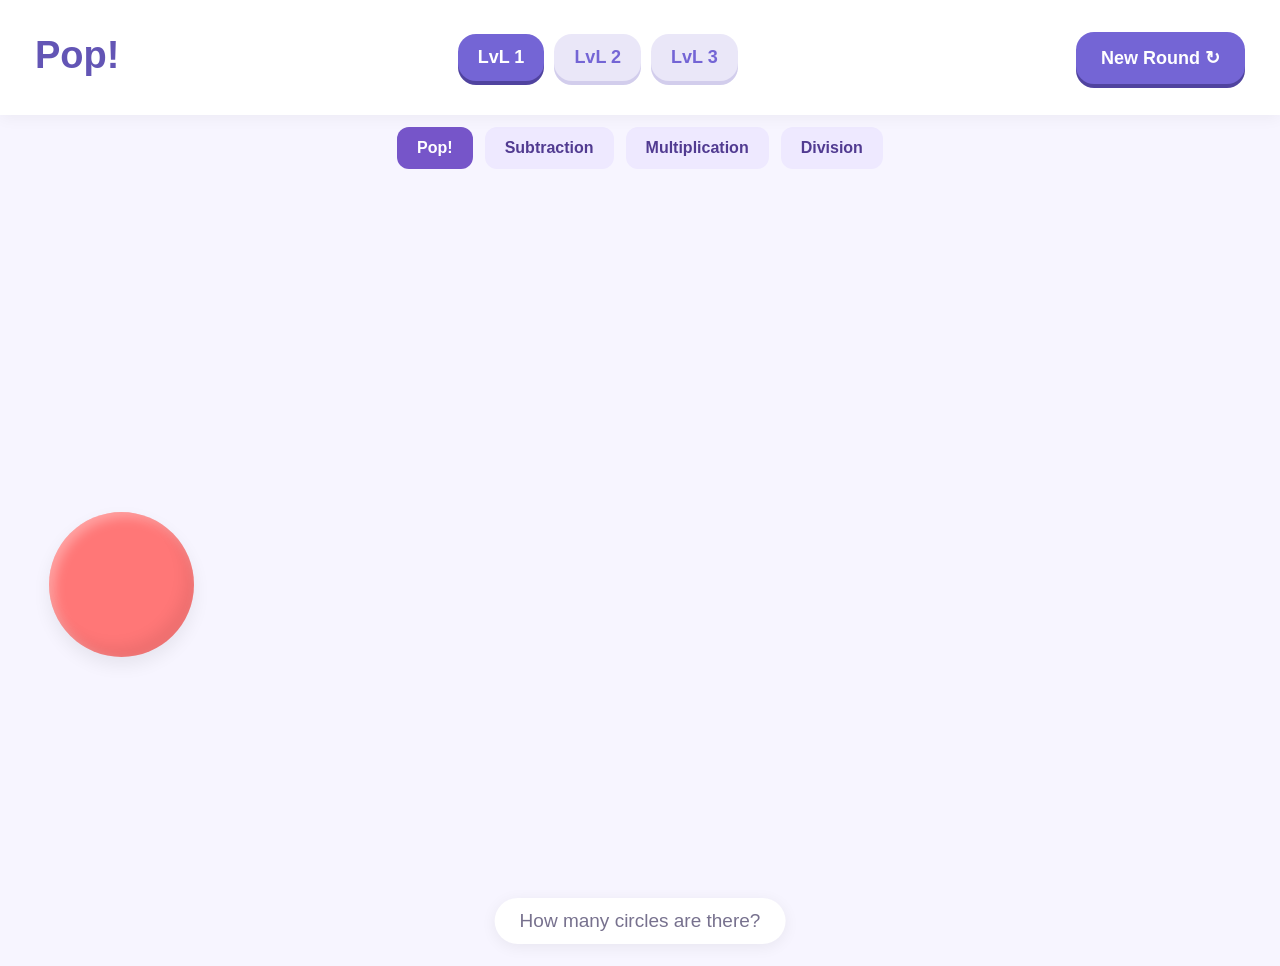
<file: index.html>
<!DOCTYPE html>
<html lang="en">
<head>
<meta charset="UTF-8">
<meta name="viewport"
      content="width=device-width, initial-scale=1, maximum-scale=1, user-scalable=no">

<title>Pop!</title>

<link href="style.css" rel="stylesheet"/>
</head>

<body>

<header>
    <div>
        <h1>Pop!</h1>
        <div id="instructions">
        </div>
    </div>

    <div class="level-selector">
        <button class="level-btn active" onclick="setLevel(2, this)">
            LvL 1
        </button>
        <button class="level-btn" onclick="setLevel(4, this)">
            LvL 2
        </button>
        <button class="level-btn" onclick="setLevel(8, this)">
            LvL 3
        </button>
    </div>

    <button onclick="newRound()">New Round ↻</button>
</header>
      
<nav class="page-nav">
    <a href="index.html" class="nav-link active">Pop!</a>
    <a href="subtraction.html" class="nav-link">Subtraction</a>
    <a href="multiplication.html" class="nav-link">Multiplication</a>
    <a href="division.html" class="nav-link">Division</a>
</nav>
      
<main id="game">
    <div id="counter">Get ready!</div> <div id="hold-wheel"><div id="wheel-inner"></div></div>
</main>

<div id="success">
    <h2>AMAZING! 🎉</h2>
    <p>You matched all the circles!</p>
</div>

<script src="app.js"></script>

</body>
</html>
</file>
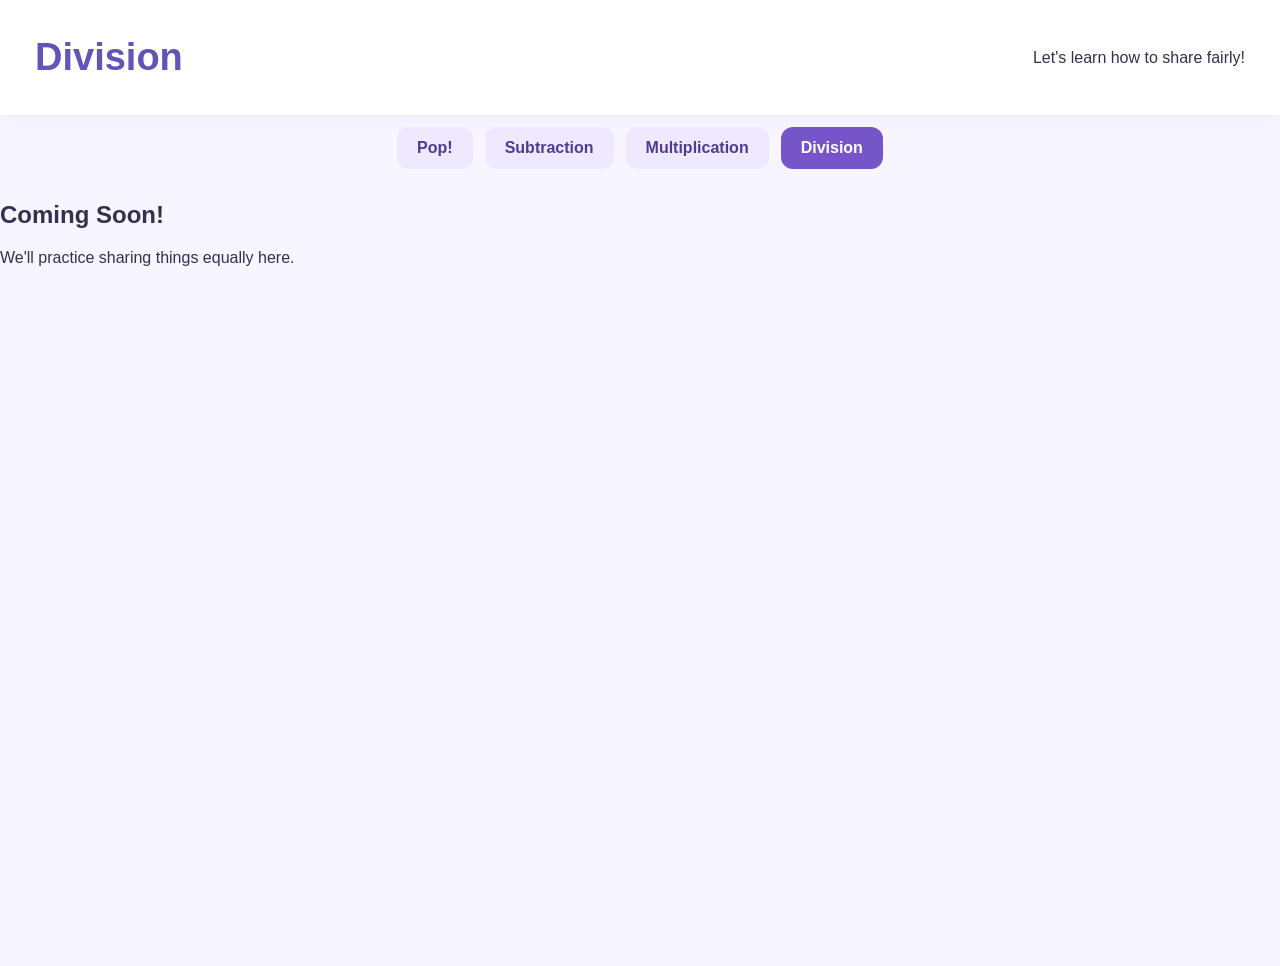
<file: division.html>
<!DOCTYPE html>
<html lang="en">
<head>
    <meta charset="UTF-8">
    <meta name="viewport" content="width=device-width, initial-scale=1.0">
    <title>Division | Finger Match!</title>
    <link rel="stylesheet" href="style.css">
</head>
<body>
    <header>
        <h1>Division</h1>
        <p>Let's learn how to share fairly!</p>
    </header>

    <nav class="page-nav">
        <a href="index.html" class="nav-link">Pop!</a>
        <a href="subtraction.html" class="nav-link">Subtraction</a>
        <a href="multiplication.html" class="nav-link">Multiplication</a>
        <a href="division.html" class="nav-link active">Division</a>
    </nav>

    <main id="game">
        <h2>Coming Soon!</h2>
        <p>We'll practice sharing things equally here.</p>
    </main>
</body>
</html>
</file>
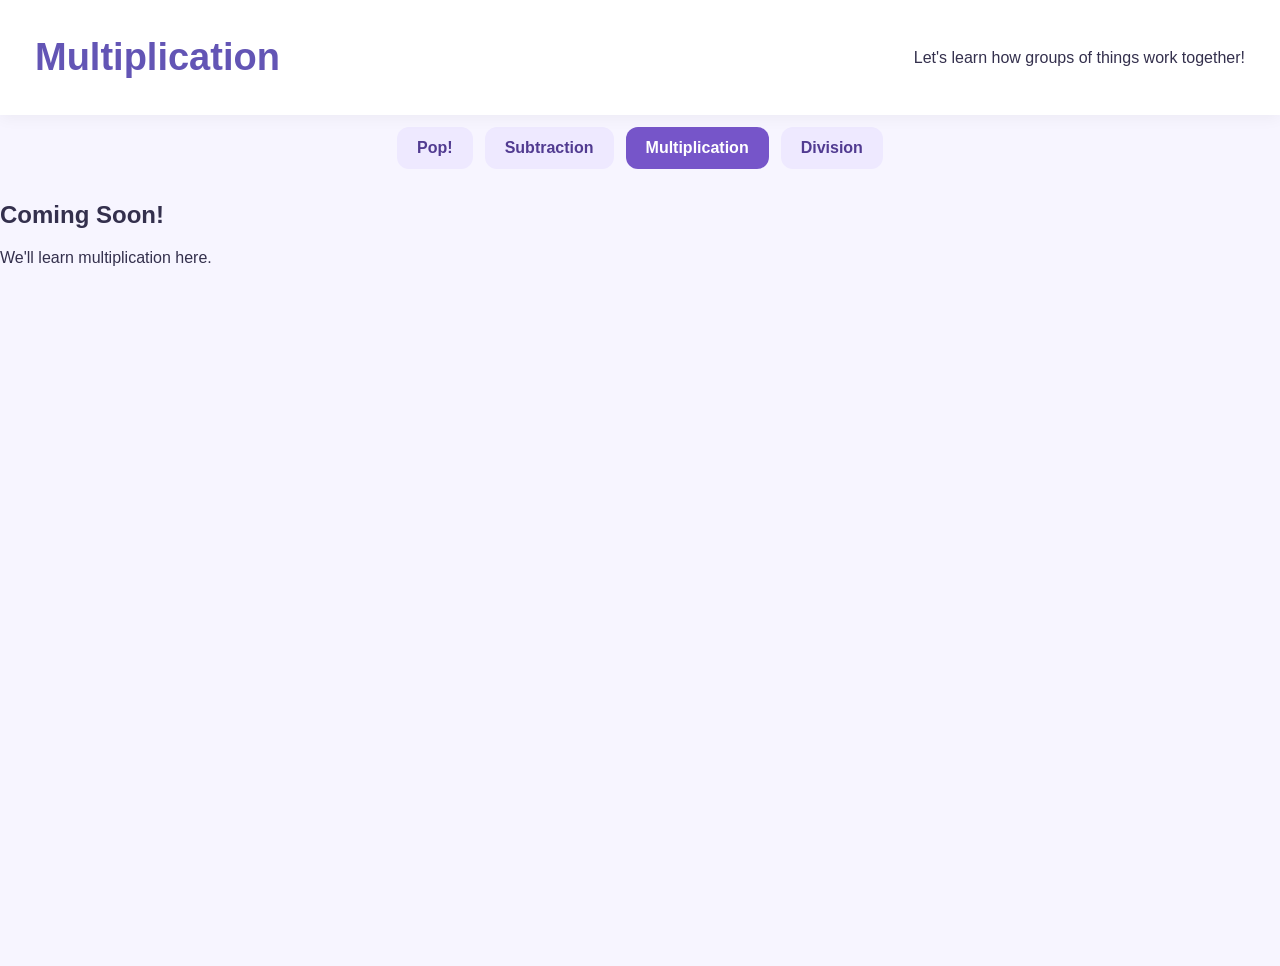
<file: multiplication.html>
<!DOCTYPE html>
<html lang="en">
<head>
    <meta charset="UTF-8">
    <meta name="viewport" content="width=device-width, initial-scale=1.0">
    <title>Multiplication | Finger Match!</title>
    <link rel="stylesheet" href="style.css">
</head>
<body>
    <header>
        <h1>Multiplication</h1>
        <p>Let's learn how groups of things work together!</p>
    </header>

    <nav class="page-nav">
        <a href="index.html" class="nav-link">Pop!</a>
        <a href="subtraction.html" class="nav-link">Subtraction</a>
        <a href="multiplication.html" class="nav-link active">Multiplication</a>
        <a href="division.html" class="nav-link">Division</a>
    </nav>

    <main id="game">
        <h2>Coming Soon!</h2>
        <p>We'll learn multiplication here.</p>
    </main>
</body>
</html>
</file>
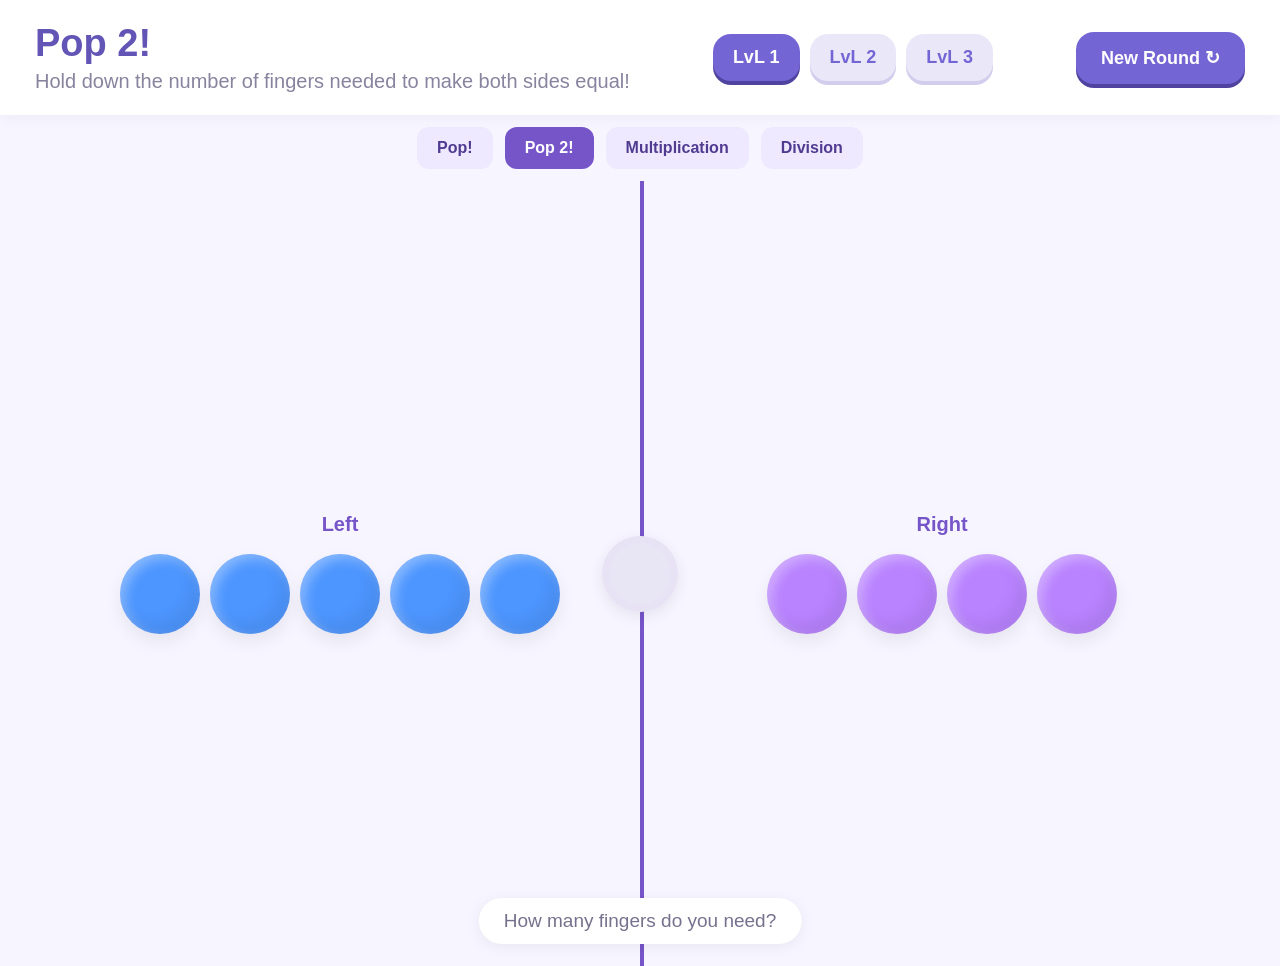
<file: subtraction.html>
<!DOCTYPE html>
<html lang="en">
<head>
<meta charset="UTF-8">
<meta name="viewport"
      content="width=device-width, initial-scale=1, maximum-scale=1, user-scalable=no">
<title>Pop 2!</title>
<link href="style.css" rel="stylesheet"/>

<style>
/* Keep the original Finger Match page layout; only arrange the two groups. */
#game {
    display: flex;
    flex-direction: column;
    align-items: center;
    justify-content: center;
    gap: 36px;
    min-height: calc(100vh - 150px);
    touch-action: none;
    user-select: none;
    -webkit-user-select: none;
}

#match-board {
    display: grid;
    grid-template-columns: minmax(0, 1fr) minmax(0, 1fr);
    width: min(100%, 1200px);
    flex: 1;
    min-height: 350px;
}

.side {
    display: flex;
    flex-direction: column;
    align-items: center;
    justify-content: center;
    min-width: 0;
    padding: 24px;
}

.side + .side {
    border-left: 4px solid #7655c9;
}

.side-label {
    margin-bottom: 18px;
    color: #7655c9;
    font-size: 20px;
    font-weight: bold;
}

.circle-rows {
    display: flex;
    flex-direction: column;
    align-items: center;
    justify-content: center;
    gap: 10px;
    width: 100%;
}

/* Each explicit row contains no more than five circles. */
.circle-row {
    display: flex;
    flex-wrap: nowrap;
    justify-content: center;
    align-items: center;
    gap: 10px;
    width: 100%;
    min-height: 45px;
}

/* Match the 45px circle size used in the original game. */
.circle {
    display: block;
    position: relative;
    flex: 0 0 80px;
    width: 80px;
    height: 80px;
    border-radius: 50%;
    transition: transform 0.3s ease, opacity 0.3s ease;
}

.circle.removing {
    transform: scale(0);
    opacity: 0;
}

/* A circular progress ring, using the same purple as the original game. */
#hold-wheel {
    display: grid;
    place-items: center;
    width: 76px;
    height: 76px;
    border-radius: 50%;
}

#wheel-inner {
    width: 76px;
    height: 76px;
    border-radius: 50%;
    background: conic-gradient(#7655c9 0deg, #e8e2f5 0deg);
    -webkit-mask: radial-gradient(farthest-side, transparent calc(100% - 8px), #000 calc(100% - 7px));
    mask: radial-gradient(farthest-side, transparent calc(100% - 8px), #000 calc(100% - 7px));
}

#counter {
    min-height: 30px;
    text-align: center;
}

#success {
    z-index: 10;
}

.confetti {
    position: fixed;
    top: -16px;
    width: 12px;
    height: 18px;
    z-index: 20;
    pointer-events: none;
    animation: confetti-fall 2.8s linear forwards;
}

@keyframes confetti-fall {
    to {
        transform: translateY(110vh) rotate(720deg);
        opacity: 0;
    }
}

html, body {
    touch-action: none;
}

@media (max-width: 600px) {
    #game {
        gap: 16px;
        padding: 12px;
    }

    #match-board {
        min-height: 150px;
    }

    .side {
        padding: 8px 5px;
    }

    .side-label {
        margin-bottom: 12px;
        font-size: 17px;
    }

    .circle-row {
        gap: 6px;
    }

    .circle-rows {
        gap: 8px;
    }
}
</style>
</head>

<body>

<header>
    <div>
        <h1>Pop 2!</h1>
        <div id="instructions">
            Hold down the number of fingers needed to make both sides equal!
        </div>
    </div>

    <div class="level-selector">
        <button class="level-btn active" onclick="setLevel(1, this)">LvL 1</button>
        <button class="level-btn" onclick="setLevel(2, this)">LvL 2</button>
        <button class="level-btn" onclick="setLevel(3, this)">LvL 3</button>
    </div>

    <button onclick="newRound()">New Round ↻</button>
</header>

<nav class="page-nav">
    <a href="index.html" class="nav-link">Pop!</a>
    <a href="subtraction.html" class="nav-link active">Pop 2!</a>
    <a href="multiplication.html" class="nav-link">Multiplication</a>
    <a href="division.html" class="nav-link">Division</a>
</nav>

<main id="game">
    <div id="match-board">
        <div class="side">
            <div class="side-label">Left</div>
            <div class="circle-rows" id="left-circles"></div>
        </div>

        <div class="side">
            <div class="side-label">Right</div>
            <div class="circle-rows" id="right-circles"></div>
        </div>
    </div>

    <div id="counter">Get ready!</div>
    <div id="hold-wheel"><div id="wheel-inner"></div></div>
</main>

<div id="success">
    <h2>AMAZING! 🎉</h2>
    <p>You made both sides equal!</p>
</div>

<script>
const HOLD_DURATION = 1000;
const MAX_DOTS_PER_ROW = 5;

const leftCircles = document.getElementById("left-circles");
const rightCircles = document.getElementById("right-circles");
const counter = document.getElementById("counter");
const success = document.getElementById("success");
const wheel = document.getElementById("wheel-inner");

let leftCount = 0;
let rightCount = 0;
let maxDots = 5;
let maxDifference = 2;

let activePointers = new Set();
let holdTimer = null;
let progressTimer = null;
let roundLocked = false;
let roundNumber = 0;

function randomInt(min, max) {
    return Math.floor(Math.random() * (max - min + 1)) + min;
}

function setLevel(level, button) {
    const settings = {
        1: { maxDots: 5, maxDifference: 2 },
        2: { maxDots: 8, maxDifference: 4 },
        3: { maxDots: 15, maxDifference: 8 }
    };

    const selected = settings[level] || settings[1];
    maxDots = selected.maxDots;
    maxDifference = selected.maxDifference;

    document.querySelectorAll(".level-btn").forEach(btn => {
        btn.classList.remove("active");
    });

    button.classList.add("active");
    newRound();
}

function newRound() {
    roundNumber++;
    clearHold();
    activePointers.clear();
    roundLocked = false;
    success.classList.remove("show");

    leftCircles.innerHTML = "";
    rightCircles.innerHTML = "";

    // Build every valid pair so both sides stay within this level's range.
    const validPairs = [];

    for (let smaller = 1; smaller <= maxDots; smaller++) {
        for (let larger = smaller + 1; larger <= maxDots; larger++) {
            const difference = larger - smaller;
            if (difference <= maxDifference) {
                validPairs.push({ smaller, larger });
            }
        }
    }

    const pair = validPairs[randomInt(0, validPairs.length - 1)];

    if (Math.random() < 0.5) {
        leftCount = pair.larger;
        rightCount = pair.smaller;
    } else {
        leftCount = pair.smaller;
        rightCount = pair.larger;
    }

    drawCircles(leftCircles, leftCount, "#4d96ff");
    drawCircles(rightCircles, rightCount, "#b983ff");

    counter.textContent = "How many fingers do you need?";
    updateWheel(0);
}

function drawCircles(container, count, color) {
    container.replaceChildren();

    for (let start = 0; start < count; start += MAX_DOTS_PER_ROW) {
        const row = document.createElement("div");
        row.className = "circle-row";

        const dotsInThisRow = Math.min(
            MAX_DOTS_PER_ROW,
            count - start
        );

        for (let i = 0; i < dotsInThisRow; i++) {
            const circle = document.createElement("div");
            circle.className = "circle";
            circle.style.backgroundColor = color;
            row.appendChild(circle);
        }

        container.appendChild(row);
    }
}

function updateWheel(progress) {
    const degrees = Math.max(0, Math.min(1, progress)) * 360;
    wheel.style.background =
        `conic-gradient(#7655c9 ${degrees}deg, #e8e2f5 ${degrees}deg)`;
}

function clearHold() {
    if (holdTimer !== null) clearTimeout(holdTimer);
    if (progressTimer !== null) clearInterval(progressTimer);

    holdTimer = null;
    progressTimer = null;
    updateWheel(0);
}

function startHold() {
    clearHold();

    const fingersAtStart = activePointers.size;
    if (fingersAtStart === 0 || roundLocked) return;

    const startedAt = performance.now();

    counter.textContent = `Holding ${fingersAtStart} ${
        fingersAtStart === 1 ? "finger" : "fingers"
    }...`;

    progressTimer = setInterval(() => {
        // If the number of held fingers changed, don't keep progressing.
        if (activePointers.size !== fingersAtStart) {
            clearHold();
            return;
        }

        const progress = Math.min(
            (performance.now() - startedAt) / HOLD_DURATION,
            1
        );
        updateWheel(progress);
    }, 30);

    holdTimer = setTimeout(() => {
        if (activePointers.size !== fingersAtStart || roundLocked) {
            clearHold();
            return;
        }

        clearInterval(progressTimer);
        progressTimer = null;
        holdTimer = null;
        updateWheel(1);
        checkAnswer(fingersAtStart);
    }, HOLD_DURATION);
}

function checkAnswer(fingers) {
    const needed = Math.abs(leftCount - rightCount);

    if (fingers !== needed) {
        // Keep the round available for another attempt.
        roundLocked = true;
        counter.textContent = "Not quite! Try again.";
        activePointers.clear();

        setTimeout(() => {
            if (roundLocked) {
                roundLocked = false;
                counter.textContent = "How many fingers do you need?";
                updateWheel(0);
            }
        }, 900);

        return;
    }

    roundLocked = true;

    const largerSide = leftCount > rightCount ? leftCircles : rightCircles;
    const circlesToRemove = Array.from(
        largerSide.querySelectorAll(".circle")
    ).slice(-fingers);

    circlesToRemove.forEach((circle, index) => {
        setTimeout(() => {
            circle.classList.add("removing");
            setTimeout(() => {
                const row = circle.parentElement;
                circle.remove();
                if (row && row.classList.contains("circle-row") && !row.children.length) {
                    row.remove();
                }
            }, 320);
        }, index * 110);
    });

    counter.textContent = "Perfect! Both sides are equal!";
    activePointers.clear();

    setTimeout(() => {
        success.classList.add("show");
        createConfetti();

        setTimeout(() => {
            if (roundLocked) newRound();
        }, 3000);
    }, 450);
}

function createConfetti() {
    const colors = [
        "#ff6b6b", "#ffd93d", "#6bcB77",
        "#4d96ff", "#b983ff", "#ff85a1"
    ];

    for (let i = 0; i < 90; i++) {
        const piece = document.createElement("div");
        piece.className = "confetti";
        piece.style.left = Math.random() * 100 + "vw";
        piece.style.backgroundColor = colors[randomInt(0, colors.length - 1)];
        piece.style.animationDelay = Math.random() * 0.8 + "s";
        document.body.appendChild(piece);
        setTimeout(() => piece.remove(), 4000);
    }
}

/*
 * Listen on document so touches can begin anywhere on the page.
 * Every new finger restarts the hold timer using the new total.
 * Lifting any finger cancels the attempt.
 */
document.addEventListener("pointerdown", event => {
    if (roundLocked) return;
    if (event.pointerType === "mouse" && event.button !== 0) return;
    if (event.target.closest("button, a")) return;

    event.preventDefault();

    activePointers.add(event.pointerId);
    startHold();
}, { passive: false });

function cancelAttempt(event) {
    if (!activePointers.has(event.pointerId)) return;

    activePointers.clear();
    clearHold();

    if (!roundLocked) {
        counter.textContent = "Try holding your fingers again!";
    }
}

document.addEventListener("pointerup", cancelAttempt);
document.addEventListener("pointercancel", cancelAttempt);

window.addEventListener("blur", () => {
    activePointers.clear();
    clearHold();
});

newRound();
</script>

</body>
</html>
</file>
<file: style.css>
* {
    box-sizing: border-box;
    -webkit-tap-highlight-color: transparent;
}

body {
    margin: 0;
    overflow: hidden;
    font-family: "Trebuchet MS", sans-serif;
    background: #f7f5ff;
    color: #34304d;
    touch-action: none;
    user-select: none;
    -webkit-user-select: none;
}

header {
    height: 115px;
    display: flex;
    align-items: center;
    justify-content: space-between;
    gap: 15px;
    padding: 15px 35px;
    background: white;
    box-shadow: 0 3px 15px #0000000c;
    position: relative;
    z-index: 10;
}

.page-nav {
    display: flex;
    justify-content: center;
    flex-wrap: wrap;
    gap: 12px;
    padding: 12px;
}

.nav-link {
    text-decoration: none;
    background: #eee9ff;
    color: #513b91;
    padding: 12px 20px;
    border-radius: 12px;
    font-weight: bold;
    font-size: 1rem;
}

.nav-link:hover,
.nav-link.active {
    background: #7655c9;
    color: white;
}

h1 {
    font-size: clamp(25px, 4vw, 38px);
    margin: 0;
    color: #6355b5;
}

#instructions {
    font-size: clamp(15px, 2vw, 20px);
    margin-top: 5px;
    color: #88839e;
}

button {
    border: none;
    background: #7465d5;
    color: white;
    border-radius: 18px;
    padding: 15px 25px;
    font-size: 18px;
    font-weight: bold;
    cursor: pointer;
    box-shadow: 0 4px 0 #50439f;
}

button:active {
    transform: translateY(3px);
    box-shadow: 0 1px 0 #50439f;
}

.level-selector {
    display: flex;
    gap: 10px;
    align-items: center;
    flex-shrink: 0;
}

.level-btn {
    background-color: #eae7f8;
    color: #7465d5;
    box-shadow: 0 4px 0 #d2cdec;
    padding: 13px 20px;
    transition: background-color 0.2s, color 0.2s;
}

.level-btn.active {
    background-color: #7465d5;
    color: white;
    box-shadow: 0 4px 0 #50439f;
}

#game {
    height: calc(100dvh - 115px);
    width: 100vw;
    position: relative;
    overflow: hidden;
    touch-action: none;
}

.circle {
    position: absolute;
    border-radius: 50%;
    display: flex;
    align-items: center;
    justify-content: center;
    box-shadow:
        inset -8px -10px 15px #00000012,
        inset 5px 5px 12px #ffffff55,
        0 8px 18px #00000012;
    animation: appear 0.55s cubic-bezier(.2, 1.5, .5, 1);
    pointer-events: none;
}

@keyframes appear {
    from {
        transform: scale(0) rotate(-90deg);
        opacity: 0;
    }
    to {
        transform: scale(1) rotate(0);
        opacity: 1;
    }
}

#counter {
    position: absolute;
    bottom: 22px;
    left: 50%;
    transform: translateX(-50%);
    background: white;
    padding: 12px 25px;
    border-radius: 30px;
    font-size: 19px;
    color: #77718e;
    box-shadow: 0 3px 15px #00000010;
    z-index: 5;
    white-space: nowrap;
}

#counter:empty {
    display: none;
}

/* Circular hold progress wheel */
#hold-wheel {
    position: absolute;
    width: 105px;
    height: 105px;
    left: 50%;
    top: 50%;
    transform: translate(-50%, -50%);
    border-radius: 50%;

    background: conic-gradient(
        #7465d5 0deg,
        #e8e5f5 0deg
    );

    display: none;
    align-items: center;
    justify-content: center;
    z-index: 8;
    pointer-events: none;

    box-shadow: 0 4px 15px #00000015;
}

#hold-wheel.active {
    display: flex;
}

#wheel-inner {
    width: 83px;
    height: 83px;
    background: #f7f5ff;
    border-radius: 50%;
}

/* Celebration */
#success {
    position: fixed;
    inset: 0;
    z-index: 20;
    background: #ffffffd9;
    display: none;
    align-items: center;
    justify-content: center;
    flex-direction: column;
    text-align: center;
    pointer-events: none;
}

#success.show {
    display: flex;
    animation: fadeIn 0.3s ease;
}

#success h2 {
    font-size: clamp(45px, 9vw, 85px);
    color: #7465d5;
    margin: 10px;
    animation: bounce 0.7s infinite alternate;
}

#success p {
    font-size: clamp(20px, 4vw, 30px);
    color: #817b99;
}

@keyframes fadeIn {
    from { opacity: 0; }
    to { opacity: 1; }
}

@keyframes bounce {
    from { transform: scale(1) rotate(-3deg); }
    to { transform: scale(1.12) rotate(3deg); }
}

/* Confetti */
.confetti {
    position: fixed;
    top: -20px;
    width: 13px;
    height: 20px;
    z-index: 30;
    pointer-events: none;
    animation: fall 2.5s linear forwards;
}

@keyframes fall {
    to {
        transform: translateY(110vh) rotate(800deg);
        opacity: 0;
    }
}

/* Responsive layout */
@media (max-width: 700px) {
    header {
        padding: 10px;
        gap: 8px;
    }

    .level-selector {
        gap: 5px;
    }

    .level-btn {
        padding: 10px 12px;
        font-size: 14px;
    }
}

@media (max-width: 600px) {
    header {
        padding: 12px 18px;
        height: 100px;
    }

    #game {
        height: calc(100dvh - 100px);
    }

    button {
        padding: 12px 16px;
        font-size: 15px;
    }
}
</file>
